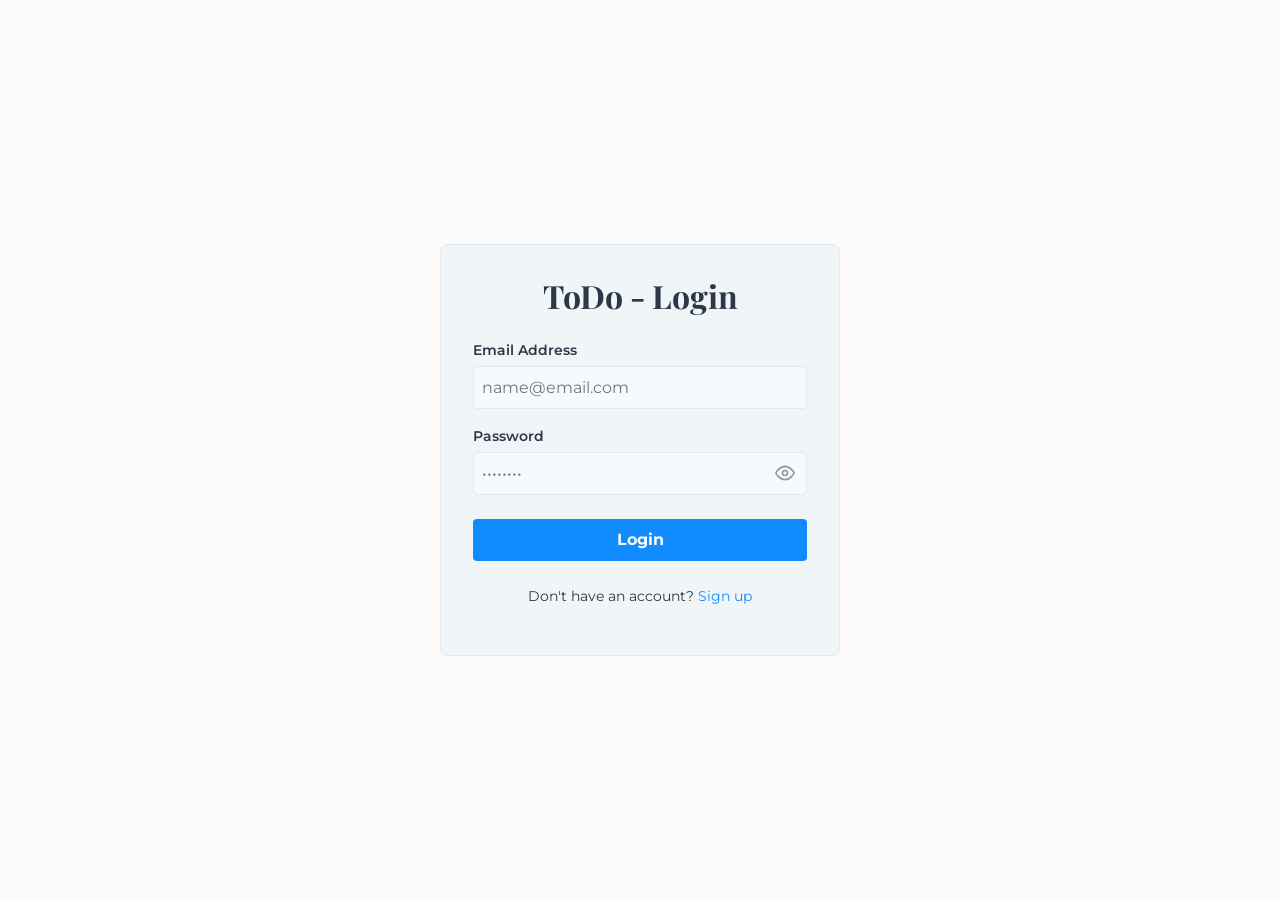
<file: index.html>
<!DOCTYPE html>
<html lang="en">
  <head>
    <meta charset="UTF-8" />
    <meta name="viewport" content="width=device-width, initial-scale=1.0" />
    <title>ToDo - Workspace</title>
    <link rel="preconnect" href="https://fonts.googleapis.com" />
    <link rel="preconnect" href="https://fonts.gstatic.com" crossorigin />
    <link
      href="https://fonts.googleapis.com/css2?family=Montserrat:ital,wght@0,100..900;1,100..900&family=Playfair+Display:ital,wght@0,400..900;1,400..900&display=swap"
      rel="stylesheet"
    />
    <link rel="stylesheet" href="css/base.css" />
    <link rel="stylesheet" href="css/login-signup.css" />
    <link rel="stylesheet" href="css/workspace.css" />
  </head>
  <body>
    <!-- Header -->
    <header class="workspace-header">
      <div class="header-container">
        <div class="header-brand">ToDo</div>
        <button id="logoutBtn" class="logout-btn">
          <svg
            class="logout-icon"
            viewBox="0 0 24 24"
            fill="none"
            stroke="currentColor"
            stroke-width="2"
            stroke-linecap="round"
            stroke-linejoin="round"
          >
            <path d="M9 21H5a2 2 0 0 1-2-2V5a2 2 0 0 1 2-2h4"></path>
            <polyline points="16 17 21 12 16 7"></polyline>
            <line x1="21" y1="12" x2="9" y2="12"></line>
          </svg>
          <span>Logout</span>
        </button>
      </div>
    </header>

    <!-- Main Workspace Grid Layout -->
    <main class="workspace-container">
      <!-- Top Actions Section -->
      <section class="workspace-actions">
        <div class="actions-title-block">
          <h1>My Workspace</h1>
          <p>Manage your focus and orchestrate your productivity.</p>
        </div>

        <!-- Status Filter Toggles -->
        <div class="filter-group">
          <button data-status="" class="filter-btn active">All</button>
          <button data-status="pending" class="filter-btn">Pending</button>
          <button data-status="done" class="filter-btn">Done</button>
        </div>
      </section>

      <div class="workspace-grid">
        <!-- Left Panel: Task Creation Form -->
        <aside class="sidebar-panel">
          <div class="card-panel">
            <h2>Create Task</h2>
            <form id="taskForm" novalidate>
              <div class="form-group">
                <label for="taskTitle">Title</label>
                <input
                  type="text"
                  id="taskTitle"
                  class="form-input"
                  placeholder="What needs to be done?"
                  maxlength="255"
                />
                <p id="titleError" class="error-text" aria-live="assertive"></p>
              </div>

              <div class="form-group">
                <div class="label-row">
                  <label for="taskDescription">Description</label>
                  <button type="button" id="aiGenBtn" class="ai-btn">
                    <svg
                      class="ai-icon"
                      viewBox="0 0 24 24"
                      fill="none"
                      stroke="currentColor"
                      stroke-width="2"
                    >
                      <polygon
                        points="12 2 15.09 8.26 22 9.27 17 14.14 18.18 21.02 12 17.77 5.82 21.02 7 14.14 2 9.27 8.91 8.26 12 2"
                      ></polygon>
                    </svg>
                    <span>Generate via AI</span>
                  </button>
                </div>
                <textarea
                  id="taskDescription"
                  class="form-input form-textarea"
                  placeholder="Add context or use AI to draft details..."
                  rows="4"
                ></textarea>
              </div>

              <button type="submit" class="login-btn">Create Task</button>
            </form>
          </div>
        </aside>

        <!-- Right Panel: Tasks Content List -->
        <section class="content-panel">
          <!-- Dynamic tasks injection container target -->
          <div id="taskContainer" class="task-list-feed"></div>

          <!-- Empty State Graphic Box -->
          <div id="emptyState" class="empty-state-box hidden">
            <div class="empty-icon-circle">
              <svg
                viewBox="0 0 24 24"
                fill="none"
                stroke="currentColor"
                stroke-width="1.5"
              >
                <path
                  d="M22 19a2 2 0 0 1-2 2H4a2 2 0 0 1-2-2V5a2 2 0 0 1 2-2h5l2 3h9a2 2 0 0 1 2 2z"
                ></path>
              </svg>
            </div>
            <h3>No tasks found</h3>
            <p>
              Your workspace is clear. Create a new task to start orchestrating
              your day.
            </p>
          </div>

          <!-- Footer Pagination Control Bar -->
          <footer class="pagination-bar">
            <div class="pagination-left">
              <span class="pagination-text" id="paginationInfo"
                >Showing 0 tasks</span
              >
            </div>
            <div class="pagination-direct-controls">
              <div class="limit-selector-group">
                <label for="pageNumberInput" class="pagination-text"
                  >Page:</label
                >
                <input
                  type="number"
                  id="pageNumberInput"
                  class="page-num-input"
                  value="1"
                  min="1"
                />
              </div>
              <div class="limit-selector-group">
                <label for="tasksPerPageSelect" class="pagination-text"
                  >Per page:</label
                >
                <select id="tasksPerPageSelect" class="page-select">
                  <option value="5" selected>5</option>
                  <option value="10">10</option>
                  <option value="25">25</option>
                  <option value="50">50</option>
                </select>
              </div>
            </div>
          </footer>
        </section>
      </div>
    </main>

    <script src="js/services/authService.js"></script>
    <script src="js/services/taskService.js"></script>
    <script src="js/app.js"></script>
  </body>
</html>
</file>
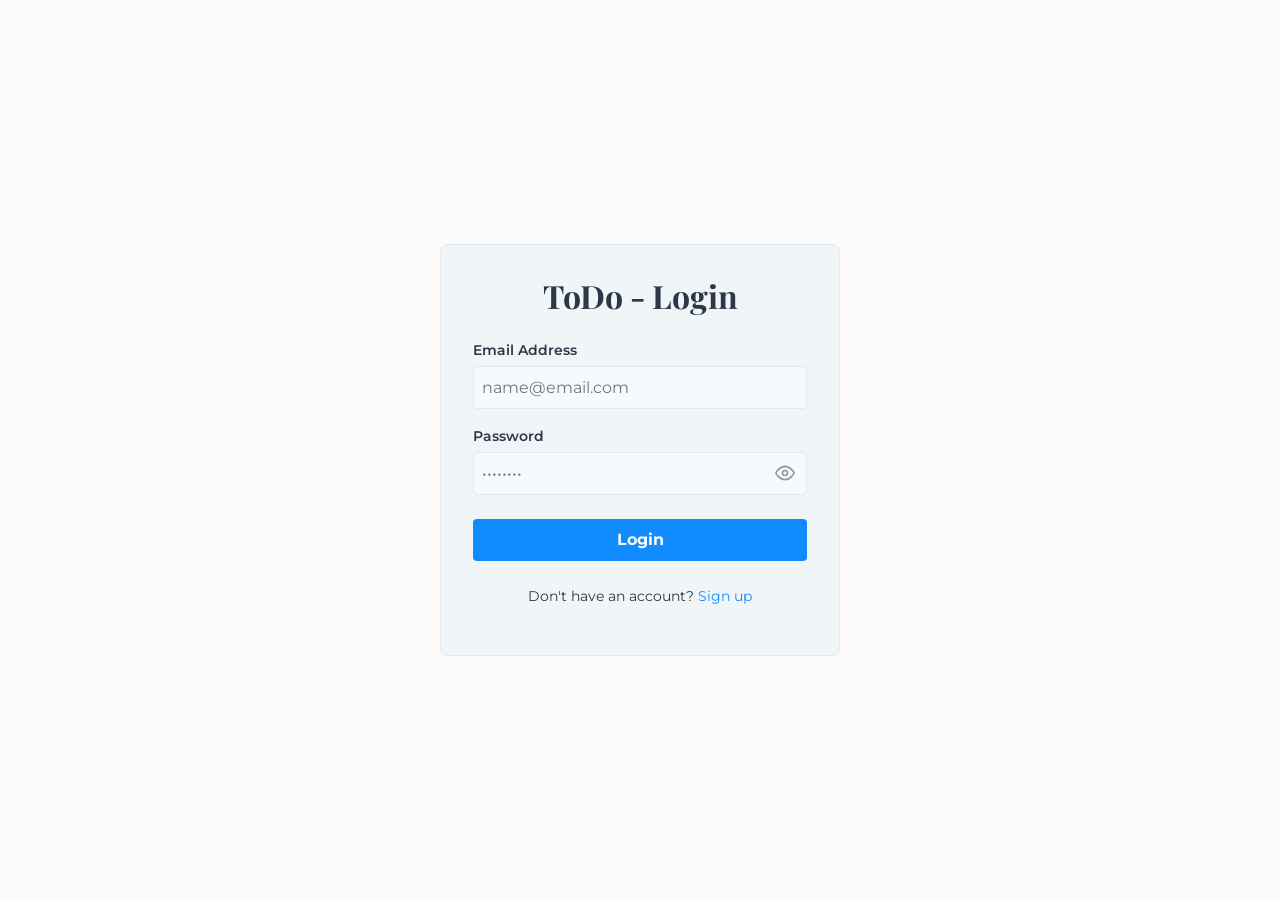
<file: login.html>
<!DOCTYPE html>
<html lang="en">
  <head>
    <meta charset="UTF-8" />
    <meta name="viewport" content="width=device-width, initial-scale=1.0" />
    <title>Todo Application - Login</title>
    <link rel="preconnect" href="https://fonts.googleapis.com" />
    <link rel="preconnect" href="https://fonts.gstatic.com" crossorigin />
    <link
      href="https://fonts.googleapis.com/css2?family=Montserrat:ital,wght@0,100..900;1,100..900&family=Playfair+Display:ital,wght@0,400..900;1,400..900&display=swap"
      rel="stylesheet"
    />
    <link rel="stylesheet" href="css/base.css" />
    <link rel="stylesheet" href="css/login-signup.css" />
  </head>
  <body>
    <div class="login-container">
      <main class="login-card">
        <h1 class="login-title">ToDo - Login</h1>

        <form id="loginForm" novalidate>
          <div class="form-group">
            <label for="email">Email Address</label>
            <input
              type="email"
              id="email"
              class="form-input"
              placeholder="name@email.com"
              maxlength="255"
            />
            <p id="emailError" class="error-text" aria-live="assertive"></p>
          </div>

          <div class="form-group">
            <label for="password">Password</label>
            <div class="password-wrapper">
              <input
                type="password"
                id="password"
                class="form-input"
                placeholder="••••••••"
                maxlength="255"
              />
              <button
                type="button"
                id="togglePassword"
                class="toggle-password-btn"
                aria-label="Toggle password visibility"
              >
                <svg
                  id="eyeIcon"
                  viewBox="0 0 24 24"
                  fill="none"
                  stroke="currentColor"
                  stroke-width="2"
                  stroke-linecap="round"
                  stroke-linejoin="round"
                >
                  <path d="M1 12s4-8 11-8 11 8 11 8-4 8-11 8-11-8-11-8z"></path>
                  <circle cx="12" cy="12" r="3"></circle>
                </svg>
              </button>
            </div>
            <p id="passwordError" class="error-text" aria-live="assertive"></p>
          </div>

          <button type="submit" class="login-btn">Login</button>
        </form>

        <div class="login-footer">
          <p>Don't have an account? <a href="signup.html">Sign up</a></p>
        </div>
      </main>
    </div>

    <script src="js/services/authService.js"></script>
    <script src="js/login.js"></script>
  </body>
</html>
</file>
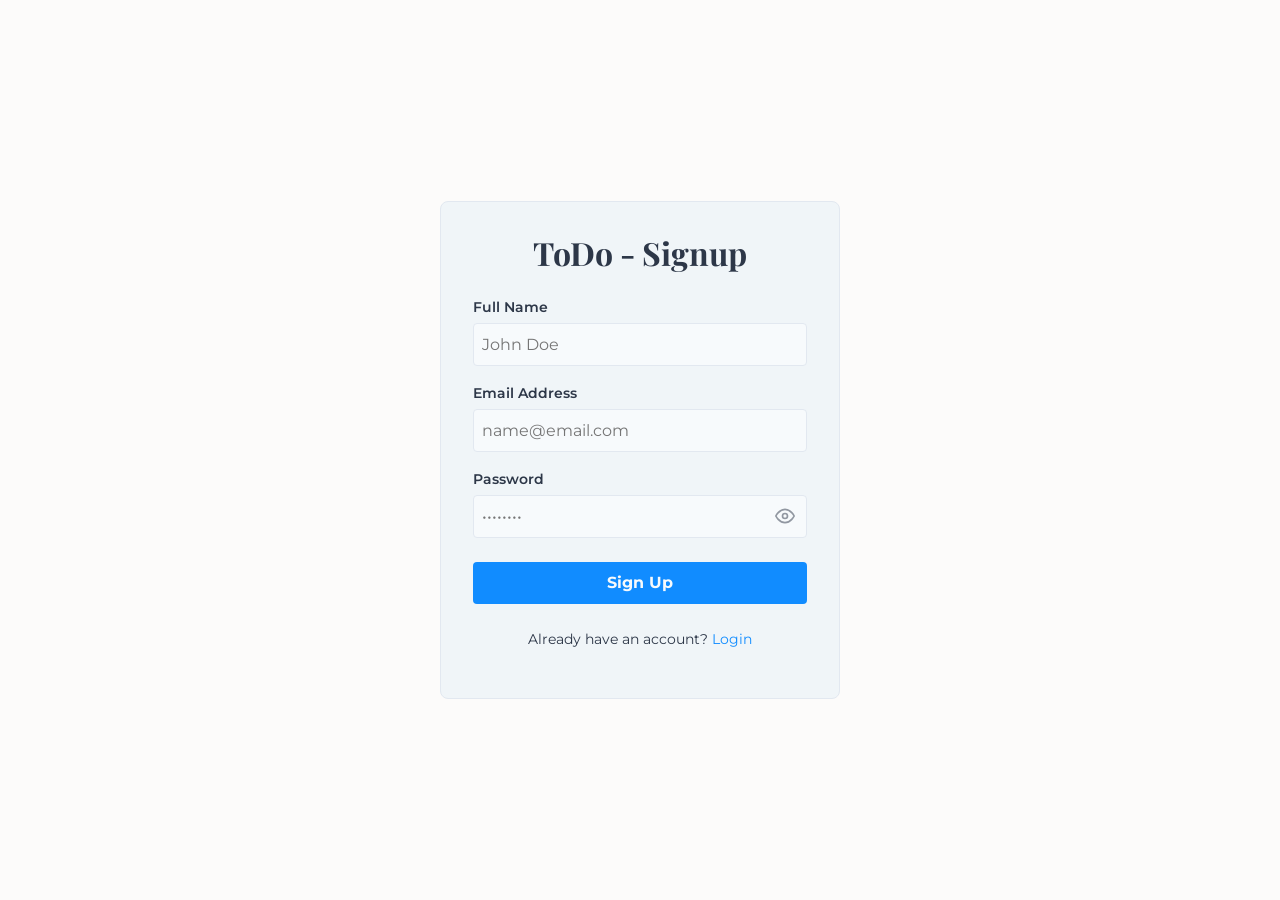
<file: signup.html>
<!DOCTYPE html>
<html lang="en">
  <head>
    <meta charset="UTF-8" />
    <meta name="viewport" content="width=device-width, initial-scale=1.0" />
    <title>Todo - Sign Up</title>
    <link rel="preconnect" href="https://fonts.googleapis.com" />
    <link rel="preconnect" href="https://fonts.gstatic.com" crossorigin />
    <link
      href="https://fonts.googleapis.com/css2?family=Montserrat:ital,wght@0,100..900;1,100..900&family=Playfair+Display:ital,wght@0,400..900;1,400..900&display=swap"
      rel="stylesheet"
    />
    <link rel="stylesheet" href="css/base.css" />
    <link rel="stylesheet" href="css/login-signup.css" />
  </head>
  <body>
    <div class="login-container">
      <main class="login-card">
        <h1 class="login-title">ToDo - Signup</h1>

        <form id="signupForm" novalidate>
          <div class="form-group">
            <label for="name">Full Name</label>
            <input
              type="text"
              id="name"
              class="form-input"
              placeholder="John Doe"
              maxlength="100"
            />
            <p id="nameError" class="error-text" aria-live="assertive"></p>
          </div>

          <div class="form-group">
            <label for="email">Email Address</label>
            <input
              type="email"
              id="email"
              class="form-input"
              placeholder="name@email.com"
              maxlength="255"
            />
            <p id="emailError" class="error-text" aria-live="assertive"></p>
          </div>

          <div class="form-group">
            <label for="password">Password</label>
            <div class="password-wrapper">
              <input
                type="password"
                id="password"
                class="form-input"
                placeholder="••••••••"
                maxlength="255"
              />
              <button
                type="button"
                id="togglePassword"
                class="toggle-password-btn"
                aria-label="Toggle password visibility"
              >
                <svg
                  id="eyeIcon"
                  viewBox="0 0 24 24"
                  fill="none"
                  stroke="currentColor"
                  stroke-width="2"
                  stroke-linecap="round"
                  stroke-linejoin="round"
                >
                  <path d="M1 12s4-8 11-8 11 8 11 8-4 8-11 8-11-8-11-8z"></path>
                  <circle cx="12" cy="12" r="3"></circle>
                </svg>
              </button>
            </div>
            <p id="passwordError" class="error-text" aria-live="assertive"></p>
          </div>

          <button type="submit" class="login-btn">Sign Up</button>
        </form>

        <div class="login-footer">
          <p>Already have an account? <a href="login.html">Login</a></p>
        </div>
      </main>
    </div>

    <script src="js/services/authService.js"></script>
    <script src="js/signup.js"></script>
  </body>
</html>
</file>
<file: css/base.css>
/* VARIABLES */
:root {
  /* Brand Colors*/
  --color-primary: #118cff;
  --color-secondary: #e3fffb;
  --color-text-dark: #2d3748;
  --color-text-light: #f7fafc;
  --color-bg-light: #fcfbfa;
  --color-bg-gray: #f0f5f8;
  --color-border: #e2e8f0;

  /* Typography */
  --font-heading: "Playfair Display", Georgia, serif;
  --font-body: "Montserrat", Arial, sans-serif;

  /* Spacing System */
  --space-xs: 0.25rem;
  --space-sm: 0.5rem;
  --space-md: 1rem;
  --space-lg: 1.5rem;
  --space-xl: 2rem;
  --space-xxl: 3rem;
}

/* RESET AND NORMALIZATION */
*,
*::before,
*::after {
  box-sizing: border-box;
  margin: 0;
  padding: 0;
}

html {
  scroll-behavior: smooth;
  -webkit-text-size-adjust: 100%;
}

body {
  min-height: 100vh;
  background-color: var(--color-bg-light);
  color: var(--color-text-dark);
  font-family: var(--font-body);
  line-height: 1.6;
}

ul,
ol {
  list-style: none;
}

img,
picture,
video,
svg {
  max-width: 100%;
  display: block;
}

input,
button,
textarea,
select {
  font: inherit;
}

h1,
h2,
h3,
h4,
h5,
h6 {
  font-family: var(--font-heading);
  font-weight: 700;
  line-height: 1.2;
  margin-bottom: var(--space-md);
}

p {
  margin-bottom: var(--space-md);
}

a {
  color: var(--color-primary);
  text-decoration: none;
}

a:hover {
  opacity: 0.9;
}
</file>
<file: css/login-signup.css>
.login-container {
  display: flex;
  justify-content: center;
  align-items: center;
  min-height: 100vh;
  padding: var(--space-lg);
}

.login-card {
  background-color: var(--color-bg-gray);
  border: 1px solid var(--color-border);
  border-radius: 8px;
  width: 100%;
  max-width: 400px;
  padding: var(--space-xl);
}

.login-title {
  text-align: center;
  color: var(--color-text-dark);
  margin-bottom: var(--space-lg);
}

.form-group {
  margin-bottom: var(--space-md);
}

.form-group label {
  display: block;
  margin-bottom: var(--space-xs);
  font-weight: 600;
  font-size: 14px;
  color: var(--color-text-dark);
}

.form-input {
  width: 100%;
  padding: var(--space-sm);
  background-color: var(--color-text-light);
  border: 1px solid var(--color-border);
  border-radius: 4px;
  color: var(--color-text-dark);
}

.form-input:focus {
  border-color: var(--color-primary);
  outline: none;
}

.password-wrapper {
  position: relative;
  display: flex;
  align-items: center;
}

.password-wrapper .form-input {
  padding-right: 40px;
}

.toggle-password-btn {
  position: absolute;
  right: 12px;
  background: none;
  border: none;
  padding: 0;
  cursor: pointer;
  color: var(--color-text-dark);
  opacity: 0.5;
  display: flex;
  align-items: center;
  justify-content: center;
}

.toggle-password-btn:hover {
  opacity: 0.8;
}

.toggle-password-btn svg {
  width: 20px;
  height: 20px;
}

.error-text {
  color: #dc2626;
  font-size: 13px;
  font-weight: 400;
  margin-top: 6px;
  margin-bottom: 0;
  display: none;
}

.login-btn {
  width: 100%;
  padding: var(--space-sm) var(--space-md);
  background-color: var(--color-primary);
  color: var(--color-text-light);
  border: none;
  border-radius: 4px;
  font-weight: 700;
  cursor: pointer;
  margin-top: var(--space-sm);
  transition: opacity 0.2s ease;
}

.login-btn:hover {
  opacity: 0.9;
}

.login-footer {
  text-align: center;
  margin-top: var(--space-lg);
  font-size: 14px;
}
</file>
<file: css/workspace.css>
/* Layout and Spacing Containers */
.workspace-header {
  position: fixed;
  top: 0;
  left: 0;
  width: 100%;
  height: 64px;
  background-color: #ffffff;
  border-bottom: 1px solid var(--color-border);
}

/* New layout wrapper that keeps content matching the main workspace profile width */
.header-container {
  max-width: 1200px;
  height: 100%;
  margin: 0 auto;
  padding: 0 var(--space-xl);
  display: flex;
  justify-content: space-between;
  align-items: center;
  box-sizing: border-box;
}

.header-brand {
  font-family: var(--font-heading);
  font-size: 1.5rem;
  font-weight: 700;
  color: var(--color-primary);
}

.logout-btn {
  background: none;
  border: 1px solid var(--color-border);
  padding: 0.5rem var(--space-md);
  border-radius: 6px;
  font-family: var(--font-body);
  font-size: 0.875rem;
  font-weight: 600;
  color: #64748b;
  display: flex;
  align-items: center;
  gap: 0.5rem;
  cursor: pointer;
  transition: all 0.2s ease;
}

.logout-btn:hover {
  background-color: #fef2f2;
  color: #ef4444;
  border-color: #fee2e2;
}

.logout-icon {
  width: 16px;
  height: 16px;
}

/* Base Body Containers */
.workspace-container {
  max-width: 1200px;
  margin: 0 auto;
  padding: 100px var(--space-xl) var(--space-xxl) var(--space-xl);
  box-sizing: border-box;
}

.workspace-actions {
  display: flex;
  justify-content: space-between;
  align-items: flex-end;
  margin-bottom: 2.5rem;
  flex-wrap: wrap;
  gap: 1.5rem;
}

.actions-title-block h1 {
  font-family: var(--font-heading);
  font-size: 2.25rem;
  margin: 0 0 var(--space-xs) 0;
}

.actions-title-block p {
  margin: 0;
  color: #64748b;
  font-size: 0.95rem;
}

/* Filter Toggles */
.filter-group {
  display: flex;
  background-color: var(--color-bg-gray);
  padding: 4px;
  border-radius: 8px;
  border: 1px solid var(--color-border);
}

.filter-btn {
  background: none;
  border: none;
  padding: 0.5rem 1.25rem;
  font-family: var(--font-body);
  font-size: 0.875rem;
  font-weight: 600;
  color: #64748b;
  border-radius: 6px;
  cursor: pointer;
  transition: all 0.2s ease;
}

.filter-btn:hover {
  color: var(--color-text-dark);
}

.filter-btn.active {
  background-color: #ffffff;
  color: var(--color-primary);
  box-shadow: 0 1px 3px rgba(0, 0, 0, 0.1);
}

/* Layout Split Panels */
.workspace-grid {
  display: grid;
  grid-template-columns: 1fr;
  gap: var(--space-xl);
  align-items: start;
}

@media (min-width: 992px) {
  .workspace-grid {
    grid-template-columns: 350px 1fr;
  }
}

.card-panel {
  background-color: #ffffff;
  border: 1px solid var(--color-border);
  border-radius: 12px;
  padding: var(--space-lg);
  box-shadow: 0 1px 3px rgba(0, 0, 0, 0.05);
  position: sticky;
  top: 90px;
}

.card-panel h2 {
  font-family: var(--font-heading);
  margin: 0 0 var(--space-lg) 0;
  font-size: 1.5rem;
}

.label-row {
  display: flex;
  justify-content: space-between;
  align-items: center;
  margin-bottom: 0.35rem;
}

.label-row label {
  margin-bottom: 0;
}

/* Input Tweaks */
.form-textarea {
  resize: none;
  font-family: inherit;
}

.ai-btn {
  background: none;
  border: none;
  color: var(--color-primary);
  font-family: var(--font-body);
  font-size: 0.75rem;
  font-weight: 700;
  display: flex;
  align-items: center;
  gap: var(--space-xs);
  cursor: pointer;
  padding: 2px 6px;
  border-radius: 4px;
}

.ai-btn:hover {
  background-color: #eff6ff;
}

.ai-icon {
  width: 12px;
  height: 12px;
}

/* Dynamic Task Cards */
.task-list-feed {
  display: flex;
  flex-direction: column;
  gap: var(--space-md);
}

.task-card {
  background-color: #ffffff;
  border: 1px solid var(--color-border);
  border-radius: 12px;
  padding: 1.25rem;
  display: flex;
  justify-content: space-between;
  align-items: flex-start;
  gap: 1.5rem;
  transition: all 0.2s ease;
}

.task-card:hover {
  transform: translateY(-1px);
  box-shadow: 0 4px 6px -1px rgba(0, 0, 0, 0.05);
}

.task-main {
  flex-grow: 1;
  min-width: 0;
}

.task-title-row {
  display: flex;
  align-items: center;
  gap: 0.75rem;
  margin-bottom: 0.35rem;
}

.task-checkbox {
  width: 18px;
  height: 18px;
  cursor: pointer;
}

.task-title {
  font-family: var(--font-body);
  font-size: 1.1rem;
  font-weight: 600;
  margin: 0;
  color: var(--color-text-dark);
  word-break: break-word;
}

.task-desc {
  margin: 0;
  font-size: 0.875rem;
  color: #64748b;
  line-height: 1.5;
}

/* Complete State Modifications */
.task-card.done .task-title,
.task-card.done .task-desc {
  text-decoration: line-through;
  opacity: 0.5;
}

/* Control Elements Right */
.task-controls {
  display: flex;
  flex-direction: column;
  align-items: flex-end;
  gap: 0.75rem;
  flex-shrink: 0;
}

.status-badge {
  font-family: var(--font-body);
  font-size: 0.7rem;
  font-weight: 700;
  text-transform: uppercase;
  padding: 2px 8px;
  border-radius: 9999px;
  letter-spacing: 0.05em;
}

.status-badge.pending {
  background-color: #eff6ff;
  color: var(--color-primary);
}

.status-badge.done {
  background-color: #f0fdf4;
  color: #16a34a;
}

.action-buttons {
  display: flex;
  gap: var(--space-sm);
}

.icon-btn {
  background: none;
  border: 1px solid var(--color-border);
  padding: 0.4rem;
  border-radius: 6px;
  cursor: pointer;
  color: #64748b;
  display: flex;
  align-items: center;
  justify-content: center;
  transition: all 0.2s ease;
}

.icon-btn:hover {
  background-color: var(--color-bg-gray);
  color: var(--color-text-dark);
}

.icon-btn.delete:hover {
  background-color: #fef2f2;
  color: #ef4444;
  border-color: #fee2e2;
}

.icon-btn.edit:hover {
  background-color: #eff6ff;
  color: var(--color-primary);
  border-color: #dbeafe;
}

.icon-btn.save-inline,
.icon-btn.cancel-inline {
  padding: 0.35rem 0.75rem;
  font-family: var(--font-body);
  font-size: 0.75rem;
  font-weight: 700;
}

.icon-btn svg {
  width: 16px;
  height: 16px;
}

/* Pagination Control Layout */
.pagination-bar {
  margin-top: var(--space-xl);
  padding-top: 1.5rem;
  border-top: 1px solid var(--color-border);
  display: flex;
  justify-content: space-between;
  align-items: center;
}

.pagination-left {
  display: flex;
  align-items: center;
  gap: var(--space-xl);
  flex-wrap: wrap;
}

.pagination-direct-controls {
  display: flex;
  align-items: center;
  gap: 1.5rem;
}

.limit-selector-group {
  display: flex;
  align-items: center;
  gap: var(--space-sm);
}

.page-select,
.page-num-input {
  background-color: #ffffff;
  border: 1px solid var(--color-border);
  padding: 0.35rem 0.5rem;
  border-radius: 6px;
  font-family: var(--font-body);
  font-size: 0.85rem;
  font-weight: 600;
  color: var(--color-text-dark);
  outline: none;
  transition: border-color 0.2s ease;
}

.page-num-input {
  width: 60px;
  text-align: center;
}

.page-select {
  cursor: pointer;
}

.page-select:focus,
.page-num-input:focus {
  border-color: var(--color-primary);
}

.pagination-text {
  margin: 0;
  font-size: 0.875rem;
  color: #64748b;
}

/* Empty State Styling */
.empty-state-box {
  text-align: center;
  padding: 4rem var(--space-xl);
  background-color: #ffffff;
  border: 2px dashed var(--color-border);
  border-radius: 12px;
}

.empty-state-box.hidden {
  display: none !important;
}

.empty-icon-circle {
  width: 72px;
  height: 72px;
  background-color: var(--color-bg-gray);
  border-radius: 50%;
  display: flex;
  align-items: center;
  justify-content: center;
  margin: 0 auto 1.25rem auto;
  color: #94a3b8;
}

.empty-icon-circle svg {
  width: 36px;
  height: 36px;
}

.empty-state-box h3 {
  font-family: var(--font-heading);
  font-size: 1.35rem;
  margin: 0 0 var(--space-sm) 0;
  color: var(--color-text-dark);
}

.empty-state-box p {
  margin: 0 auto;
  font-size: 0.9rem;
  color: #64748b;
  max-width: 300px;
}
</file>
